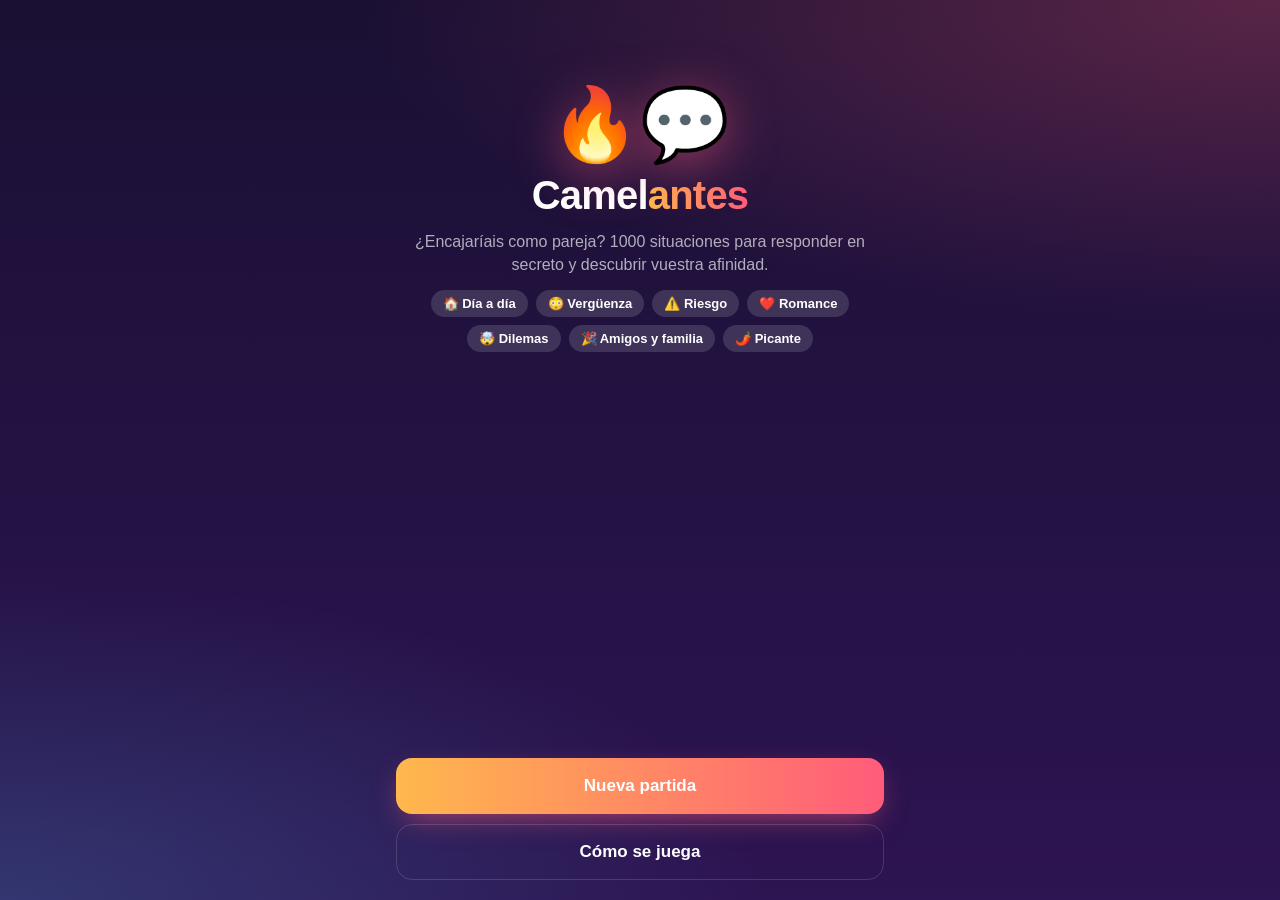
<file: index.html>
<!DOCTYPE html>
<html lang="es">
<head>
  <meta charset="utf-8">
  <!-- Seguridad: solo se carga código y recursos de la propia app -->
  <meta http-equiv="Content-Security-Policy" content="default-src 'self'; script-src 'self'; style-src 'self' 'unsafe-inline'; img-src 'self' data:; font-src 'self'; connect-src 'self'; manifest-src 'self'; worker-src 'self'; object-src 'none'; base-uri 'none'; form-action 'none'">
  <meta name="referrer" content="no-referrer">
  <meta name="viewport" content="width=device-width, initial-scale=1, viewport-fit=cover">
  <title>Camelantes</title>
  <meta name="description" content="El juego para conoceros de verdad: 1000 situaciones incómodas, 3 respuestas y vuestro porcentaje de afinidad.">
  <meta name="theme-color" content="#1a1033">

  <!-- iPhone: pantalla completa al añadir a la pantalla de inicio -->
  <meta name="apple-mobile-web-app-capable" content="yes">
  <meta name="mobile-web-app-capable" content="yes">
  <meta name="apple-mobile-web-app-status-bar-style" content="black-translucent">
  <meta name="apple-mobile-web-app-title" content="Camelantes">
  <meta name="format-detection" content="telephone=no">
  <link rel="apple-touch-icon" href="icons/apple-touch-icon.png">
  <link rel="icon" type="image/png" sizes="192x192" href="icons/icon-192.png">
  <link rel="manifest" href="manifest.webmanifest">

  <link rel="stylesheet" href="css/styles.css">
</head>
<body>
  <main id="app" aria-live="polite"></main>

  <script src="js/questions.js"></script>
  <script src="js/personality.js"></script>
  <script src="js/app.js"></script>
  <script src="js/register-sw.js"></script>
</body>
</html>
</file>
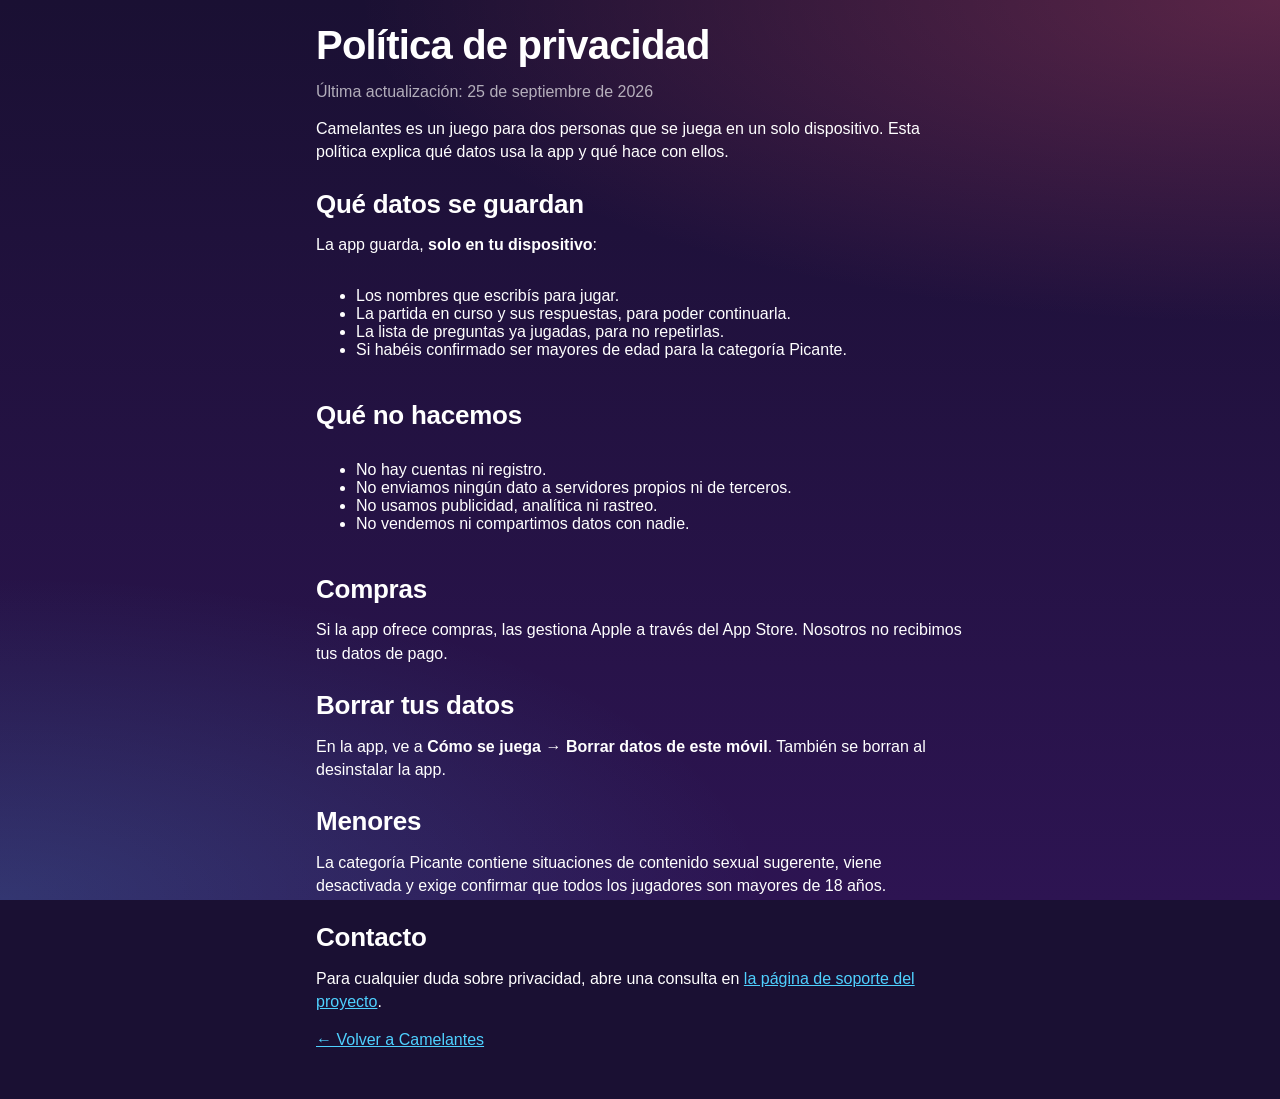
<file: privacidad.html>
<!DOCTYPE html>
<html lang="es">
<head>
  <meta charset="utf-8">
  <meta http-equiv="Content-Security-Policy" content="default-src 'self'; style-src 'self' 'unsafe-inline'; img-src 'self'; object-src 'none'; base-uri 'none'; form-action 'none'">
  <meta name="referrer" content="no-referrer">
  <meta name="viewport" content="width=device-width, initial-scale=1, viewport-fit=cover">
  <title>Privacidad · Camelantes</title>
  <link rel="stylesheet" href="css/styles.css">
  <style>
    .doc { max-width: 680px; margin: 0 auto; padding: calc(env(safe-area-inset-top, 0px) + 24px) 16px 48px; display: flex; flex-direction: column; gap: 14px; }
    .doc h2 { margin-top: 12px; }
    .doc a { color: var(--p1); }
  </style>
</head>
<body>
  <main class="doc">
    <h1>Política de privacidad</h1>
    <p class="muted">Última actualización: 25 de septiembre de 2026</p>

    <p>Camelantes es un juego para dos personas que se juega en un solo dispositivo. Esta política explica qué datos usa la app y qué hace con ellos.</p>

    <h2>Qué datos se guardan</h2>
    <p>La app guarda, <strong>solo en tu dispositivo</strong>:</p>
    <ul>
      <li>Los nombres que escribís para jugar.</li>
      <li>La partida en curso y sus respuestas, para poder continuarla.</li>
      <li>La lista de preguntas ya jugadas, para no repetirlas.</li>
      <li>Si habéis confirmado ser mayores de edad para la categoría Picante.</li>
    </ul>

    <h2>Qué no hacemos</h2>
    <ul>
      <li>No hay cuentas ni registro.</li>
      <li>No enviamos ningún dato a servidores propios ni de terceros.</li>
      <li>No usamos publicidad, analítica ni rastreo.</li>
      <li>No vendemos ni compartimos datos con nadie.</li>
    </ul>

    <h2>Compras</h2>
    <p>Si la app ofrece compras, las gestiona Apple a través del App Store. Nosotros no recibimos tus datos de pago.</p>

    <h2>Borrar tus datos</h2>
    <p>En la app, ve a <strong>Cómo se juega → Borrar datos de este móvil</strong>. También se borran al desinstalar la app.</p>

    <h2>Menores</h2>
    <p>La categoría Picante contiene situaciones de contenido sexual sugerente, viene desactivada y exige confirmar que todos los jugadores son mayores de 18 años.</p>

    <h2>Contacto</h2>
    <p>Para cualquier duda sobre privacidad, abre una consulta en <a href="https://github.com/kikovidalpro-del/APP-CAMELANTES/issues" rel="noopener noreferrer">la página de soporte del proyecto</a>.</p>

    <p><a href="./">← Volver a Camelantes</a></p>
  </main>
</body>
</html>
</file>
<file: css/styles.css>
:root {
  --bg-1: #1a1033;
  --bg-2: #2d1452;
  --card: rgba(255, 255, 255, 0.08);
  --card-strong: rgba(255, 255, 255, 0.14);
  --border: rgba(255, 255, 255, 0.14);
  --text: #fff;
  --muted: rgba(255, 255, 255, 0.66);
  --accent: #ff5c7a;
  --accent-2: #ffb84d;
  --p1: #4fd1ff;
  --p2: #ff7ac6;
  --ok: #34d399;
  --radius: 20px;
  --safe-top: env(safe-area-inset-top, 0px);
  --safe-bottom: env(safe-area-inset-bottom, 0px);
}

* { box-sizing: border-box; -webkit-tap-highlight-color: transparent; }

html, body {
  margin: 0;
  min-height: 100%;
  background: var(--bg-1);
}

body {
  font-family: -apple-system, BlinkMacSystemFont, "SF Pro Rounded", "SF Pro Text", "Segoe UI", Roboto, sans-serif;
  color: var(--text);
  background:
    radial-gradient(120% 60% at 100% 0%, rgba(255, 92, 122, 0.28), transparent 60%),
    radial-gradient(100% 60% at 0% 100%, rgba(79, 209, 255, 0.18), transparent 60%),
    linear-gradient(180deg, var(--bg-1), var(--bg-2));
  background-attachment: fixed;
  -webkit-font-smoothing: antialiased;
  -webkit-text-size-adjust: 100%;
  overscroll-behavior-y: none;
}

#app {
  max-width: 520px;
  margin: 0 auto;
  min-height: 100vh;
  min-height: 100dvh;
  padding: calc(var(--safe-top) + 16px) 16px calc(var(--safe-bottom) + 20px);
  display: flex;
  flex-direction: column;
}

.screen {
  flex: 1;
  display: flex;
  flex-direction: column;
  gap: 16px;
  animation: enter 0.35s ease both;
}

@keyframes enter {
  from { opacity: 0; transform: translateY(12px); }
  to   { opacity: 1; transform: none; }
}

h1, h2, h3, p { margin: 0; }
h1 { font-size: 40px; line-height: 1.05; letter-spacing: -0.02em; }
h2 { font-size: 26px; line-height: 1.15; letter-spacing: -0.01em; }
h3 { font-size: 17px; }
p  { line-height: 1.45; }

.muted { color: var(--muted); }
.center { text-align: center; }
.spacer { flex: 1; }
.row { display: flex; gap: 10px; align-items: center; }
.stack { display: flex; flex-direction: column; gap: 10px; }

.gradient-text {
  background: linear-gradient(90deg, var(--accent-2), var(--accent));
  -webkit-background-clip: text;
  background-clip: text;
  color: transparent;
}

/* ─── Botones ─── */
.btn {
  appearance: none;
  border: 0;
  width: 100%;
  min-height: 56px;
  padding: 14px 20px;
  border-radius: 16px;
  font: inherit;
  font-size: 17px;
  font-weight: 700;
  color: var(--text);
  background: var(--card-strong);
  cursor: pointer;
  transition: transform 0.12s ease, opacity 0.2s ease;
}
.btn:active { transform: scale(0.97); }
.btn:disabled { opacity: 0.4; pointer-events: none; }
.btn-primary {
  background: linear-gradient(90deg, var(--accent-2), var(--accent));
  box-shadow: 0 10px 30px -10px rgba(255, 92, 122, 0.7);
}
.btn-ghost { background: transparent; border: 1px solid var(--border); }
.btn-small { min-height: 40px; width: auto; padding: 8px 14px; font-size: 15px; border-radius: 12px; }

.icon-btn {
  appearance: none;
  border: 0;
  background: var(--card);
  color: var(--text);
  width: 40px;
  height: 40px;
  border-radius: 12px;
  font-size: 18px;
  cursor: pointer;
}

/* ─── Tarjetas ─── */
.card {
  background: var(--card);
  border: 1px solid var(--border);
  border-radius: var(--radius);
  padding: 18px;
  backdrop-filter: blur(12px);
  -webkit-backdrop-filter: blur(12px);
}

/* ─── Home ─── */
.hero {
  text-align: center;
  padding-top: 8vh;
  display: flex;
  flex-direction: column;
  gap: 14px;
  align-items: center;
}
.logo {
  font-size: 72px;
  line-height: 1;
  filter: drop-shadow(0 10px 25px rgba(255, 92, 122, 0.5));
}
.cat-cloud { display: flex; flex-wrap: wrap; gap: 8px; justify-content: center; }

/* ─── Formularios ─── */
label.field { display: flex; flex-direction: column; gap: 6px; font-weight: 600; font-size: 14px; color: var(--muted); }
input[type="text"] {
  appearance: none;
  width: 100%;
  min-height: 52px;
  padding: 12px 16px;
  border-radius: 14px;
  border: 1px solid var(--border);
  background: rgba(0, 0, 0, 0.25);
  color: var(--text);
  font: inherit;
  font-size: 17px; /* ≥16px evita el zoom automático en iOS */
}
input[type="text"]:focus { outline: 2px solid var(--accent); outline-offset: 1px; }
.p1-dot, .p2-dot { display: inline-block; width: 10px; height: 10px; border-radius: 50%; margin-right: 6px; }
.p1-dot { background: var(--p1); }
.p2-dot { background: var(--p2); }

.chips { display: flex; flex-wrap: wrap; gap: 8px; }
.chip {
  appearance: none;
  border: 1px solid var(--border);
  background: transparent;
  color: var(--text);
  border-radius: 999px;
  padding: 9px 14px;
  font: inherit;
  font-size: 15px;
  font-weight: 600;
  cursor: pointer;
  min-height: 40px;
}
.chip[aria-pressed="true"] { background: var(--text); color: var(--bg-1); border-color: var(--text); }
.tag {
  display: inline-flex;
  gap: 6px;
  align-items: center;
  padding: 6px 12px;
  border-radius: 999px;
  font-size: 13px;
  font-weight: 700;
  background: var(--card-strong);
}

.toggle-row { display: flex; justify-content: space-between; align-items: center; gap: 12px; }
.switch { position: relative; width: 52px; height: 32px; flex: none; }
.switch input { opacity: 0; width: 0; height: 0; }
.switch span {
  position: absolute; inset: 0; border-radius: 999px; background: rgba(255,255,255,0.2); transition: background 0.2s;
}
.switch span::before {
  content: ""; position: absolute; top: 3px; left: 3px; width: 26px; height: 26px; border-radius: 50%;
  background: #fff; transition: transform 0.2s;
}
.switch input:checked + span { background: var(--ok); }
.switch input:checked + span::before { transform: translateX(20px); }

/* ─── Juego ─── */
.topbar { display: flex; align-items: center; gap: 12px; }
.progress { flex: 1; height: 8px; border-radius: 999px; background: var(--card-strong); overflow: hidden; }
.progress > div { height: 100%; background: linear-gradient(90deg, var(--accent-2), var(--accent)); border-radius: inherit; transition: width 0.4s ease; }
.counter { font-size: 14px; font-weight: 700; color: var(--muted); min-width: 48px; text-align: right; }

.who {
  display: inline-flex; align-items: center; gap: 8px;
  font-weight: 700; font-size: 15px;
  padding: 8px 14px; border-radius: 999px;
  background: var(--card);
  align-self: flex-start;
}
.who.p1 { color: var(--p1); }
.who.p2 { color: var(--p2); }

.situation { font-size: 23px; line-height: 1.3; font-weight: 700; letter-spacing: -0.01em; }

.options { display: flex; flex-direction: column; gap: 12px; }
.option {
  appearance: none;
  text-align: left;
  width: 100%;
  display: flex;
  gap: 14px;
  align-items: center;
  padding: 16px;
  min-height: 72px;
  border-radius: 18px;
  border: 2px solid var(--border);
  background: var(--card);
  color: var(--text);
  font: inherit;
  font-size: 16px;
  line-height: 1.35;
  cursor: pointer;
  transition: transform 0.12s ease, border-color 0.2s, background 0.2s;
}
.option:active { transform: scale(0.98); }
.option .letter {
  flex: none;
  width: 34px; height: 34px;
  border-radius: 10px;
  display: grid; place-items: center;
  font-weight: 800;
  background: var(--card-strong);
}
.option.selected { border-color: var(--accent); background: rgba(255, 92, 122, 0.18); }
.option.selected .letter { background: var(--accent); }

/* ─── Pasar el móvil ─── */
.handoff {
  flex: 1; display: flex; flex-direction: column; justify-content: center; align-items: center; text-align: center; gap: 18px;
}
.handoff .big-emoji { font-size: 80px; animation: wobble 1.6s ease-in-out infinite; }
@keyframes wobble { 0%,100% { transform: rotate(-8deg); } 50% { transform: rotate(8deg); } }
.name-p1 { color: var(--p1); }
.name-p2 { color: var(--p2); }

/* ─── Revelación ─── */
.reveal-card { display: flex; flex-direction: column; gap: 8px; }
.reveal-card .label { font-size: 13px; font-weight: 700; text-transform: uppercase; letter-spacing: 0.05em; }
.reveal-card.p1 { border-left: 4px solid var(--p1); }
.reveal-card.p2 { border-left: 4px solid var(--p2); }
.guess-line { font-size: 14px; color: var(--muted); }
.guess-line.hit { color: var(--ok); }
.banner {
  text-align: center; font-weight: 800; font-size: 20px; padding: 14px; border-radius: 16px;
}
.banner.match { background: rgba(52, 211, 153, 0.18); color: var(--ok); }
.banner.nomatch { background: rgba(255, 184, 77, 0.15); color: var(--accent-2); }

/* ─── Resultados ─── */
.ring-wrap { display: grid; place-items: center; padding: 8px 0; }
.ring { position: relative; width: 210px; height: 210px; }
.ring svg { transform: rotate(-90deg); }
.ring .value {
  position: absolute; inset: 0; display: grid; place-items: center; text-align: center;
}
.ring .value strong { font-size: 56px; letter-spacing: -0.03em; display: block; line-height: 1; }
.ring .value span { font-size: 13px; color: var(--muted); font-weight: 600; }

.type-card { display: flex; flex-direction: column; gap: 10px; }
.type-head { display: flex; gap: 12px; align-items: center; }
.type-emoji { font-size: 44px; line-height: 1; }
.type-code { font-family: ui-monospace, "SF Mono", Menlo, monospace; font-size: 13px; color: var(--muted); letter-spacing: 0.15em; }

.axis { display: flex; flex-direction: column; gap: 6px; }
.axis-labels { display: flex; justify-content: space-between; font-size: 13px; color: var(--muted); font-weight: 600; }
.axis-track { position: relative; height: 10px; border-radius: 999px; background: var(--card-strong); }
.axis-track::after { content: ""; position: absolute; left: 50%; top: -3px; bottom: -3px; width: 2px; background: rgba(255,255,255,0.25); }
.axis-dot {
  position: absolute; top: 50%; width: 20px; height: 20px; border-radius: 50%;
  transform: translate(-50%, -50%); border: 3px solid var(--bg-1);
  transition: left 0.8s cubic-bezier(.2,.8,.2,1);
}
.axis-dot.p1 { background: var(--p1); }
.axis-dot.p2 { background: var(--p2); }

.stat-grid { display: grid; grid-template-columns: 1fr 1fr; gap: 12px; }
.stat { text-align: center; padding: 14px 10px; }
.stat strong { display: block; font-size: 28px; letter-spacing: -0.02em; }
.stat span { font-size: 13px; color: var(--muted); }

.bar-row { display: grid; grid-template-columns: 120px 1fr 44px; gap: 10px; align-items: center; font-size: 14px; }
.bar { height: 8px; border-radius: 999px; background: var(--card-strong); overflow: hidden; }
.bar > div { height: 100%; border-radius: inherit; }

.clash { display: flex; flex-direction: column; gap: 6px; padding: 12px 0; border-top: 1px solid var(--border); }
.clash:first-of-type { border-top: 0; padding-top: 0; }
.clash p { font-size: 14px; }

.legend { display: flex; gap: 16px; justify-content: center; font-size: 14px; font-weight: 600; }

@media (max-width: 360px) {
  h1 { font-size: 34px; }
  .situation { font-size: 20px; }
  .bar-row { grid-template-columns: 96px 1fr 40px; }
}
</file>
